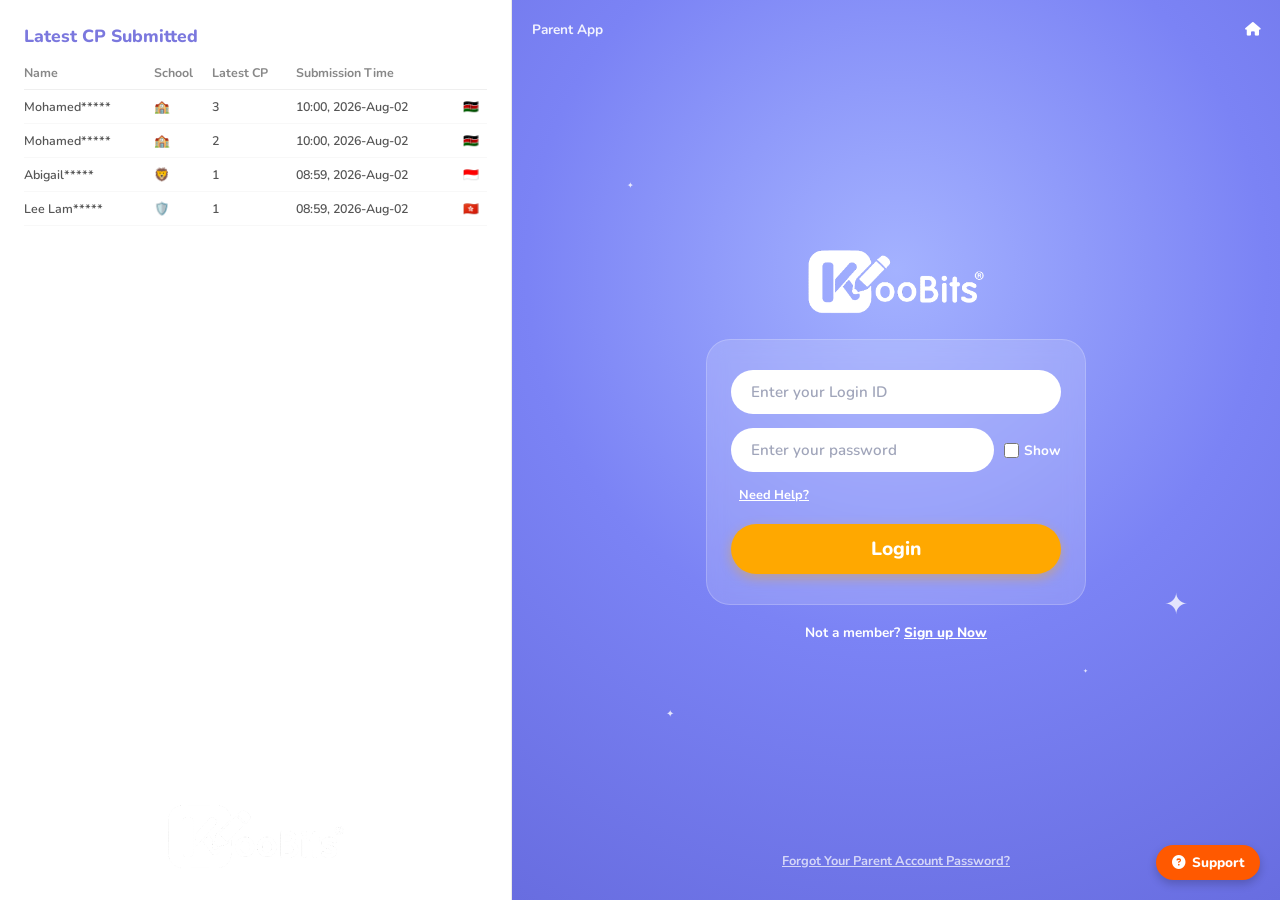
<file: 1/index.html>
<!DOCTYPE html>
<html lang="en">
<head>
  <meta charset="UTF-8">
  <meta name="viewport" content="width=device-width, initial-scale=1.0">
  <title>KooBits Login</title>
  <!-- Google Fonts for typography -->
  <link rel="stylesheet" href="https://fonts.googleapis.com/css2?family=Nunito:wght@400;600;700;800;900&display=swap">
  <!-- FontAwesome Icons -->
  <link rel="stylesheet" href="https://cdnjs.cloudflare.com/ajax/libs/font-awesome/6.4.0/css/all.min.css">

  <style>
    /* ==================== BASE STYLES ==================== */
    * {
      box-sizing: border-box;
      margin: 0;
      padding: 0;
      font-family: 'Nunito', sans-serif;
    }

    body {
      min-height: 100vh;
      display: flex;
      background-color: #ffffff;
      color: #333;
      overflow-x: hidden;
    }

    /* ==================== CONTAINER LAYOUT ==================== */
    .page-wrapper {
      display: flex;
      width: 100vw;
      min-height: 100vh;
    }

    /* Left Panel (Desktop Leaderboard & Illustration) */
    .left-panel {
      width: 40%;
      min-width: 320px;
      background-color: #ffffff;
      padding: 24px;
      display: flex;
      flex-direction: column;
      justify-content: space-between;
      border-right: 1px solid #eaeaea;
    }

    .cp-header {
      color: #7b78de;
      font-weight: 800;
      font-size: 1.1rem;
      margin-bottom: 16px;
    }

    .cp-table {
      width: 100%;
      border-collapse: collapse;
      font-size: 0.78rem;
    }

    .cp-table th {
      text-align: left;
      color: #888;
      font-weight: 700;
      padding-bottom: 8px;
      border-bottom: 1px solid #efefef;
    }

    .cp-table td {
      padding: 8px 0;
      color: #555;
      font-weight: 600;
      border-bottom: 1px solid #f8f8f8;
    }

    .flag-icon {
      width: 16px;
      height: 12px;
      display: inline-block;
      vertical-align: middle;
      border-radius: 2px;
    }

    .illustration-area {
      text-align: center;
      margin-top: auto;
      padding-top: 20px;
    }

    .icon-img {
      width: 180px;
      max-width: 100%;
      height: auto;
    }

    /* Right Panel (Main Login Page) */
    .right-panel {
      flex: 1;
      background: radial-gradient(circle at 50% 30%, #a4b2ff 0%, #7b83f5 50%, #686de0 100%);
      display: flex;
      flex-direction: column;
      align-items: center;
      justify-content: space-between;
      padding: 20px;
      position: relative;
      overflow: hidden;
    }

    /* Top Links */
    .top-nav {
      width: 100%;
      display: flex;
      justify-content: space-between;
      color: rgba(255, 255, 255, 0.9);
      font-size: 0.85rem;
      font-weight: 700;
      z-index: 5;
    }

    .top-nav a {
      color: #ffffff;
      text-decoration: none;
    }

    /* Sparkles / Background Accents */
    .sparkle {
      position: absolute;
      color: rgba(255, 255, 255, 0.8);
      pointer-events: none;
    }

    .sparkle-1 { top: 20%; left: 15%; font-size: 0.5rem; }
    .sparkle-2 { top: 65%; right: 12%; font-size: 1.8rem; }
    .sparkle-3 { bottom: 20%; left: 20%; font-size: 0.6rem; }
    .sparkle-4 { bottom: 25%; right: 25%; font-size: 0.4rem; }

    /* ==================== LOGIN FORM CARD ==================== */
    .login-container {
      width: 100%;
      max-width: 380px;
      display: flex;
      flex-direction: column;
      align-items: center;
      z-index: 5;
      margin: auto 0;
    }

    /* Logo Image Header Styling */
    .brand-logo-img {
      max-width: 180px;
      height: auto;
      margin-bottom: 24px;
    }

    /* Inner Card Wrapper (Desktop Floating Card Style) */
    .login-card {
      background: rgba(255, 255, 255, 0.15);
      backdrop-filter: blur(10px);
      border-radius: 24px;
      padding: 30px 24px;
      width: 100%;
      display: flex;
      flex-direction: column;
      gap: 14px;
      border: 1px solid rgba(255, 255, 255, 0.2);
    }

    .input-group {
      width: 100%;
    }

    .input-field {
      width: 100%;
      padding: 12px 20px;
      border-radius: 25px;
      border: none;
      outline: none;
      font-size: 0.95rem;
      color: #444;
      font-weight: 600;
      background: #ffffff;
    }

    .input-field::placeholder {
      color: #a0a5ba;
    }

    .password-wrapper {
      display: flex;
      align-items: center;
      gap: 10px;
    }

    .password-wrapper .input-field {
      flex: 1;
    }

    .show-password {
      display: flex;
      align-items: center;
      gap: 5px;
      color: #ffffff;
      font-size: 0.85rem;
      font-weight: 700;
      cursor: pointer;
      white-space: nowrap;
    }

    .show-password input {
      cursor: pointer;
      width: 15px;
      height: 15px;
      accent-color: #686de0;
    }

    .need-help {
      align-self: flex-start;
      color: #ffffff;
      font-size: 0.8rem;
      font-weight: 700;
      text-decoration: underline;
      cursor: pointer;
      margin-left: 8px;
    }

    .btn-login {
      width: 100%;
      background: #ffa800;
      color: #ffffff;
      border: none;
      padding: 12px;
      border-radius: 25px;
      font-size: 1.2rem;
      font-weight: 800;
      cursor: pointer;
      box-shadow: 0 4px 12px rgba(255, 168, 0, 0.4);
      transition: background 0.2s, transform 0.1s;
      margin-top: 6px;
    }

    .btn-login:hover {
      background: #ff9900;
      transform: translateY(-1px);
    }

    /* Signup & Footer Links */
    .signup-text {
      color: #ffffff;
      font-size: 0.85rem;
      font-weight: 700;
      margin-top: 18px;
      text-align: center;
    }

    .signup-text a {
      color: #ffffff;
      text-decoration: underline;
      font-weight: 800;
    }

    .footer-link {
      color: rgba(255, 255, 255, 0.7);
      font-size: 0.8rem;
      font-weight: 700;
      text-decoration: underline;
      cursor: pointer;
      margin-bottom: 10px;
      z-index: 5;
    }

    /* Floating Support Button */
    .btn-support {
      position: absolute;
      bottom: 20px;
      right: 20px;
      background: #ff5900;
      color: #ffffff;
      border: none;
      padding: 8px 16px;
      border-radius: 20px;
      font-weight: 800;
      font-size: 0.85rem;
      display: flex;
      align-items: center;
      gap: 6px;
      cursor: pointer;
      box-shadow: 0 4px 10px rgba(0,0,0,0.2);
      z-index: 10;
    }

    /* ==================== RESPONSIVE DESIGN ==================== */
    @media (max-width: 768px) {
      .left-panel {
        display: none;
      }

      .login-card {
        background: transparent;
        backdrop-filter: none;
        border: none;
        padding: 0;
      }

      .btn-support {
        display: none;
      }
    }
  </style>
</head>
<body>

  <div class="page-wrapper">

    <!-- LEFT PANEL: CP SUBMISSIONS & ICON -->
    <aside class="left-panel">
      <div>
        <div class="cp-header">Latest CP Submitted</div>
        <table class="cp-table">
          <thead>
            <tr>
              <th>Name</th>
              <th>School</th>
              <th>Latest CP</th>
              <th>Submission Time</th>
              <th></th>
            </tr>
          </thead>
          <tbody>
            <tr>
              <td>Mohamed*****</td>
              <td>🏫</td>
              <td>3</td>
              <td>10:00, 2026-Aug-02</td>
              <td>🇰🇪</td>
            </tr>
            <tr>
              <td>Mohamed*****</td>
              <td>🏫</td>
              <td>2</td>
              <td>10:00, 2026-Aug-02</td>
              <td>🇰🇪</td>
            </tr>
            <tr>
              <td>Abigail*****</td>
              <td>🦁</td>
              <td>1</td>
              <td>08:59, 2026-Aug-02</td>
              <td>🇮🇩</td>
            </tr>
            <tr>
              <td>Lee Lam*****</td>
              <td>🛡️</td>
              <td>1</td>
              <td>08:59, 2026-Aug-02</td>
              <td>🇭🇰</td>
            </tr>
          </tbody>
        </table>
      </div>

      <div class="illustration-area">
        <img src="icon.png" alt="App Icon" class="icon-img">
      </div>
    </aside>

    <!-- RIGHT PANEL: MAIN LOGIN SCREEN -->
    <main class="right-panel">

      <!-- SPARKLE ACCENTS -->
      <div class="sparkle sparkle-1">✦</div>
      <div class="sparkle sparkle-2">✦</div>
      <div class="sparkle sparkle-3">✦</div>
      <div class="sparkle sparkle-4">✦</div>

      <!-- TOP BAR LINKS -->
      <div class="top-nav">
        <span>Parent App</span>
        <a href="#"><i class="fa-solid fa-house"></i></a>
      </div>

      <!-- FORM CONTAINER -->
      <div class="login-container">

        <!-- LOGO IMAGE HEADER -->
        <img src="icon.png" alt="KooBits Logo" class="brand-logo-img">

        <!-- FORM CARD WITH REDIRECT LOGIC -->
        <form class="login-card" id="loginForm">
          <div class="input-group">
            <input type="text" id="loginId" class="input-field" placeholder="Enter your Login ID" required>
          </div>

          <div class="input-group password-wrapper">
            <input type="password" id="passwordInput" class="input-field" placeholder="Enter your password" required>
            <label class="show-password">
              <input type="checkbox" id="togglePassword"> Show
            </label>
          </div>

          <a href="#" class="need-help">Need Help?</a>

          <button type="submit" class="btn-login">Login</button>
        </form>

        <div class="signup-text">
          Not a member? <a href="#">Sign up Now</a>
        </div>

      </div>

      <!-- FOOTER ACCENT -->
      <a class="footer-link">Forgot Your Parent Account Password?</a>

      <!-- FLOATING SUPPORT BUTTON -->
      <button class="btn-support">
        <i class="fa-solid fa-circle-question"></i> Support
      </button>

    </main>

  </div>

  <!-- JAVASCRIPT FOR TOGGLE PASSWORD & REDIRECT -->
  <script>
    const togglePassword = document.getElementById('togglePassword');
    const passwordInput = document.getElementById('passwordInput');
    const loginForm = document.getElementById('loginForm');

    // Toggle Password Visibility
    togglePassword.addEventListener('change', function() {
      if (this.checked) {
        passwordInput.type = 'text';
      } else {
        passwordInput.type = 'password';
      }
    });

    // Handle Login Submission & Redirect
    loginForm.addEventListener('submit', function(e) {
      e.preventDefault(); // Prevents standard page reload
      
      // Redirect to dashboard.html
      window.location.href = 'dashboard.html';
    });
  </script>

</body>
</html>
</file>
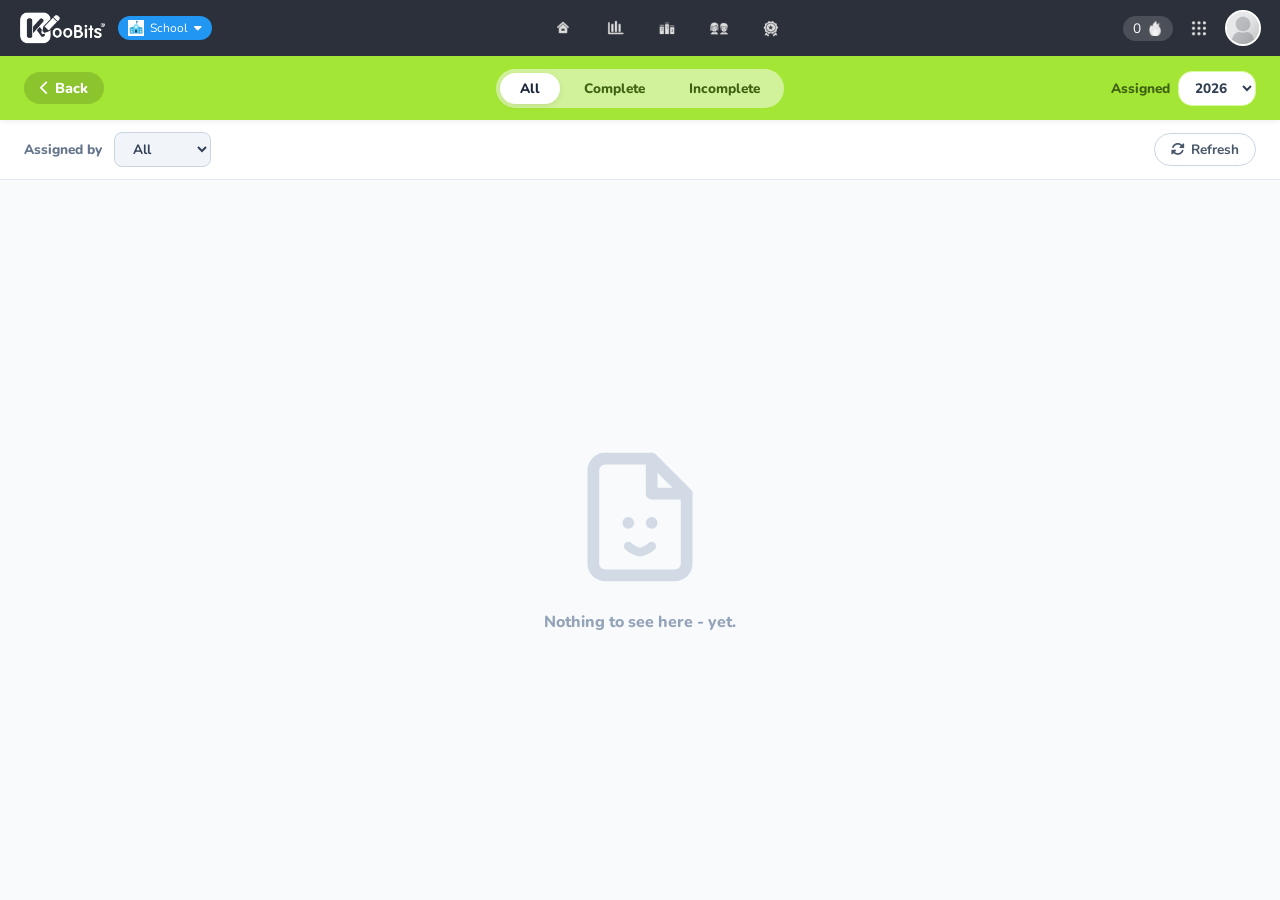
<file: 2/assignment.html>
<!DOCTYPE html>
<html lang="en">
<head>
  <meta charset="UTF-8">
  <meta name="viewport" content="width=device-width, initial-scale=1.0">
  <title>Assignments - KooBits</title>
  <!-- Google Fonts for typography -->
  <link rel="stylesheet" href="https://fonts.googleapis.com/css2?family=Fredoka:wght@400;600;700&family=Nunito:wght@600;800;900&display=swap">
  <!-- FontAwesome Icons for small caret arrows -->
  <link rel="stylesheet" href="https://cdnjs.cloudflare.com/ajax/libs/font-awesome/6.4.0/css/all.min.css">
  <!-- External CSS -->
  <link rel="stylesheet" href="style.css">

  <style>
    /* ==================== SUB-HEADER (ASSIGNMENTS THEME) ==================== */
    .sub-header {
      background: #a3e635; /* Light lime green matching reference */
      height: 64px;
      display: flex;
      align-items: center;
      justify-content: space-between;
      padding: 0 1.5rem;
      color: #ffffff;
      box-shadow: 0 2px 4px rgba(0,0,0,0.06);
      position: relative;
    }

    .btn-back {
      background-color: rgba(0, 0, 0, 0.15);
      color: #ffffff;
      border: none;
      padding: 6px 16px;
      border-radius: 18px;
      font-family: 'Nunito', sans-serif;
      font-weight: 800;
      font-size: 0.9rem;
      cursor: pointer;
      display: flex;
      align-items: center;
      gap: 6px;
      text-decoration: none;
      transition: background-color 0.2s;
      z-index: 2;
    }

    .btn-back:hover {
      background-color: rgba(0, 0, 0, 0.25);
    }

    /* Center Pill Switcher */
    .tab-pill-container {
      background: rgba(255, 255, 255, 0.5);
      border-radius: 20px;
      padding: 4px;
      display: flex;
      align-items: center;
      position: absolute;
      left: 50%;
      transform: translateX(-50%);
      gap: 4px;
    }

    .tab-btn {
      background: transparent;
      border: none;
      padding: 6px 20px;
      border-radius: 16px;
      font-family: 'Nunito', sans-serif;
      font-size: 0.85rem;
      font-weight: 800;
      color: #3f6212;
      cursor: pointer;
      transition: background 0.2s, color 0.2s;
    }

    .tab-btn.active {
      background: #ffffff;
      color: #1e293b;
      box-shadow: 0 2px 6px rgba(0,0,0,0.08);
    }

    /* Right Assigned Year Selector */
    .header-right-group {
      display: flex;
      align-items: center;
      gap: 8px;
      font-size: 0.85rem;
      font-weight: 800;
      color: #3f6212;
      z-index: 2;
    }

    .year-select {
      background: #ffffff;
      border: 1px solid #d9f99d;
      border-radius: 14px;
      padding: 6px 12px;
      font-family: 'Nunito', sans-serif;
      font-weight: 800;
      font-size: 0.85rem;
      color: #334155;
      outline: none;
      cursor: pointer;
    }

    /* ==================== FILTER BAR ==================== */
    .filter-bar {
      background: #ffffff;
      border-bottom: 1px solid #e2e8f0;
      padding: 12px 24px;
      display: flex;
      align-items: center;
      justify-content: flex-start;
      gap: 12px;
    }

    .filter-label {
      font-size: 0.85rem;
      font-weight: 800;
      color: #64748b;
    }

    .assigned-select {
      background: #f1f5f9;
      border: 1px solid #cbd5e1;
      border-radius: 8px;
      padding: 6px 14px;
      font-family: 'Nunito', sans-serif;
      font-weight: 700;
      font-size: 0.85rem;
      color: #334155;
      outline: none;
      cursor: pointer;
    }

    .btn-refresh {
      margin-left: auto;
      background: #ffffff;
      border: 1px solid #cbd5e1;
      border-radius: 20px;
      padding: 6px 16px;
      font-family: 'Nunito', sans-serif;
      font-weight: 700;
      font-size: 0.85rem;
      color: #475569;
      cursor: pointer;
      display: flex;
      align-items: center;
      gap: 6px;
      transition: background 0.2s;
    }

    .btn-refresh:hover {
      background: #f8fafc;
    }

    /* ==================== CONTENT AREA ==================== */
    .main-container {
      flex: 1;
      display: flex;
      flex-direction: column;
      align-items: center;
      justify-content: center;
      padding: 40px 16px;
      gap: 16px;
    }

    .empty-state-graphic {
      width: 140px;
      height: auto;
      opacity: 0.85;
      margin-bottom: 8px;
    }

    .empty-text {
      font-size: 1rem;
      font-weight: 800;
      color: #94a3b8;
    }

    @media (max-width: 768px) {
      .sub-header {
        flex-direction: column;
        height: auto;
        padding: 12px;
        gap: 10px;
      }
      .tab-pill-container {
        position: static;
        transform: none;
      }
      .header-right-group {
        width: 100%;
        justify-content: flex-end;
      }
    }
  </style>
</head>
<body>

  <!-- TOP NAVBAR -->
  <header class="navbar">
    <div class="nav-left">
      <div class="logo" onclick="window.location.href='dashboard.html'">
        <img src="icon.png" alt="KooBits Icon" class="logo-img">
      </div>
      <div class="badge-school">
        <img src="school.png" alt="School" class="nav-png-icon" style="width:16px; height:16px;">
        School <i class="fa-solid fa-caret-down"></i>
      </div>
    </div>

    <nav class="nav-center">
      <a href="dashboard.html" class="nav-icon-link" title="Home">
        <img src="home.png" alt="Home" class="nav-png-icon">
      </a>
      <a href="#" class="nav-icon-link" title="Report">
        <img src="report.png" alt="Report" class="nav-png-icon">
      </a>
      <a href="#" class="nav-icon-link" title="Leaderboard">
        <img src="leaderboard.png" alt="Leaderboard" class="nav-png-icon">
      </a>
      <a href="#" class="nav-icon-link" title="Friends">
        <img src="friends.png" alt="Friends" class="nav-png-icon">
      </a>
      <a href="#" class="nav-icon-link" title="Awards">
        <img src="awards.png" alt="Awards" class="nav-png-icon">
      </a>
    </nav>

    <div class="nav-right">
      <div class="streak-pill">
        <span>0</span> 
        <img src="streak.gif" alt="Streak" class="nav-gif-icon" style="width:16px; height:16px;">
      </div>
      <div class="nav-icon-link" title="Menu" onclick="toggleMenuModal()">
        <img src="menu.png" alt="Menu" class="nav-png-icon">
      </div>
      <div class="user-avatar-mini" onclick="window.location.href='dashboard.html'">
        <img src="user.png" alt="User Avatar" style="width:100%; height:100%; object-fit:cover;">
      </div>
    </div>
  </header>

  <!-- SUB-HEADER BAR -->
  <div class="sub-header">
    <a href="dashboard.html" class="btn-back">
      <i class="fa-solid fa-chevron-left"></i> Back
    </a>
    
    <div class="tab-pill-container">
      <button class="tab-btn active" id="tabAll" onclick="switchTab('all')">All</button>
      <button class="tab-btn" id="tabComplete" onclick="switchTab('complete')">Complete</button>
      <button class="tab-btn" id="tabIncomplete" onclick="switchTab('incomplete')">Incomplete</button>
    </div>

    <div class="header-right-group">
      <span>Assigned</span>
      <select class="year-select">
        <option>2026</option>
        <option>2025</option>
      </select>
    </div>
  </div>

  <!-- SECONDARY FILTER BAR -->
  <div class="filter-bar">
    <span class="filter-label">Assigned by</span>
    <select class="assigned-select">
      <option>All</option>
      <option>Teacher</option>
      <option>Parent</option>
    </select>

    <button class="btn-refresh" onclick="refreshAssignments()">
      <i class="fa-solid fa-rotate"></i> Refresh
    </button>
  </div>

  <!-- MAIN CONTAINER -->
  <main class="main-container">
    <svg class="empty-state-graphic" viewBox="0 0 24 24" fill="none" xmlns="http://www.w3.org/2000/svg">
      <path d="M14 2H6C4.89543 2 4 2.89543 4 4V20C4 21.1046 4.89543 22 6 22H18C19.1046 22 20 21.1046 20 20V8L14 2Z" stroke="#cbd5e1" stroke-width="2" stroke-linecap="round" stroke-linejoin="round"/>
      <path d="M14 2V8H20" stroke="#cbd5e1" stroke-width="2" stroke-linecap="round" stroke-linejoin="round"/>
      <circle cx="10" cy="13" r="1" fill="#cbd5e1"/>
      <circle cx="14" cy="13" r="1" fill="#cbd5e1"/>
      <path d="M10 17C10.5 17.5 11.5 18 12 18C12.5 18 13.5 17.5 14 17" stroke="#cbd5e1" stroke-width="1.5" stroke-linecap="round"/>
    </svg>
    <div class="empty-text">Nothing to see here - yet.</div>
  </main>

  <!-- ================= MENU OVERLAY MODAL ================= -->
  <div id="menuModal" class="menu-modal-overlay">
    <header class="navbar">
      <div class="nav-left">
        <div class="logo" onclick="toggleMenuModal(); window.location.href='dashboard.html';">
          <img src="icon.png" alt="KooBits Icon" class="logo-img">
        </div>
        <div class="badge-school">
          <img src="school.png" alt="School" class="nav-png-icon" style="width:16px; height:16px;">
          School <i class="fa-solid fa-caret-down"></i>
        </div>
      </div>

      <nav class="nav-center">
        <a href="dashboard.html" class="nav-icon-link" title="Home">
          <img src="home.png" alt="Home" class="nav-png-icon">
        </a>
        <a href="#" class="nav-icon-link" title="Report">
          <img src="report.png" alt="Report" class="nav-png-icon">
        </a>
        <a href="leaderboard.html" class="nav-icon-link" title="Leaderboard">
          <img src="leaderboard.png" alt="Leaderboard" class="nav-png-icon">
        </a>
        <a href="friends.html" class="nav-icon-link" title="Friends">
          <img src="friends.png" alt="Friends" class="nav-png-icon">
        </a>
        <a href="awards.html" class="nav-icon-link" title="Awards">
          <img src="awards.png" alt="Awards" class="nav-png-icon">
        </a>
      </nav>

      <div class="nav-right">
        <div class="streak-pill">
          <span>0</span> 
          <img src="streak.gif" alt="Streak" class="nav-gif-icon" style="width:16px; height:16px;">
        </div>
        <div class="nav-icon-link" title="Menu" onclick="toggleMenuModal()">
          <img src="menu.png" alt="Menu" class="nav-png-icon">
        </div>
        <div class="user-avatar-mini" onclick="toggleMenuModal(); window.location.href='dashboard.html';">
          <img src="user.png" alt="User Avatar" style="width:100%; height:100%; object-fit:cover;">
        </div>
      </div>
    </header>

    <div class="menu-grid-content">
      <div class="menu-item" onclick="window.location.href='multiplayer.html'">
        <div class="menu-item-icon-wrap"><img src="multiplayer.png"></div>
        <span>Peer Challenge</span>
      </div>
      <div class="menu-item" onclick="window.location.href='daily-challenge.html'">
        <div class="menu-item-icon-wrap"><img src="mission.png"></div>
        <span>Daily Challenge</span>
      </div>
      <div class="menu-item" onclick="window.location.href='events.html'">
        <div class="menu-item-icon-wrap"><img src="events.png"></div>
        <span>Sunday Mini</span>
      </div>
      <div class="menu-item" onclick="window.location.href='assignment.html'">
        <div class="menu-item-icon-wrap"><img src="assignment.png"></div>
        <span>Assignment</span>
      </div>
      <div class="menu-item" onclick="window.location.href='brain-games.html'">
        <div class="menu-item-icon-wrap"><img src="brain-games.svg"></div>
        <span>Brain Games</span>
      </div>
      <div class="menu-item" onclick="window.location.href='storymath.html'">
        <div class="menu-item-icon-wrap"><img src="story.svg"></div>
        <span>StoryMath</span>
      </div>
      <div class="menu-item" onclick="window.location.href='mission.html'">
        <div class="menu-item-icon-wrap"><img src="mission.png"></div>
        <span>Mission</span>
      </div>
      <div class="menu-item" onclick="logoutUser()">
        <div class="menu-item-icon-wrap"><i class="fa-solid fa-right-from-bracket" style="font-size: 24px; color: #ffffff;"></i></div>
        <span>Logout</span>
      </div>
    </div>
  </div>

  <script>
    function switchTab(tabName) {
      document.getElementById('tabAll').classList.remove('active');
      document.getElementById('tabComplete').classList.remove('active');
      document.getElementById('tabIncomplete').classList.remove('active');

      if(tabName === 'all') document.getElementById('tabAll').classList.add('active');
      if(tabName === 'complete') document.getElementById('tabComplete').classList.add('active');
      if(tabName === 'incomplete') document.getElementById('tabIncomplete').classList.add('active');
    }

    function refreshAssignments() {
      alert('Refreshing assignments list...');
    }

    function toggleMenuModal() {
      const modal = document.getElementById('menuModal');
      if (modal.classList.contains('active')) {
        modal.classList.remove('active');
        setTimeout(() => {
          modal.style.display = 'none';
        }, 300);
      } else {
        modal.style.display = 'flex';
        setTimeout(() => {
          modal.classList.add('active');
        }, 10);
      }
    }

    function logoutUser() {
      window.location.href = 'index.html';
    }
  </script>

</body>
</html>
</file>
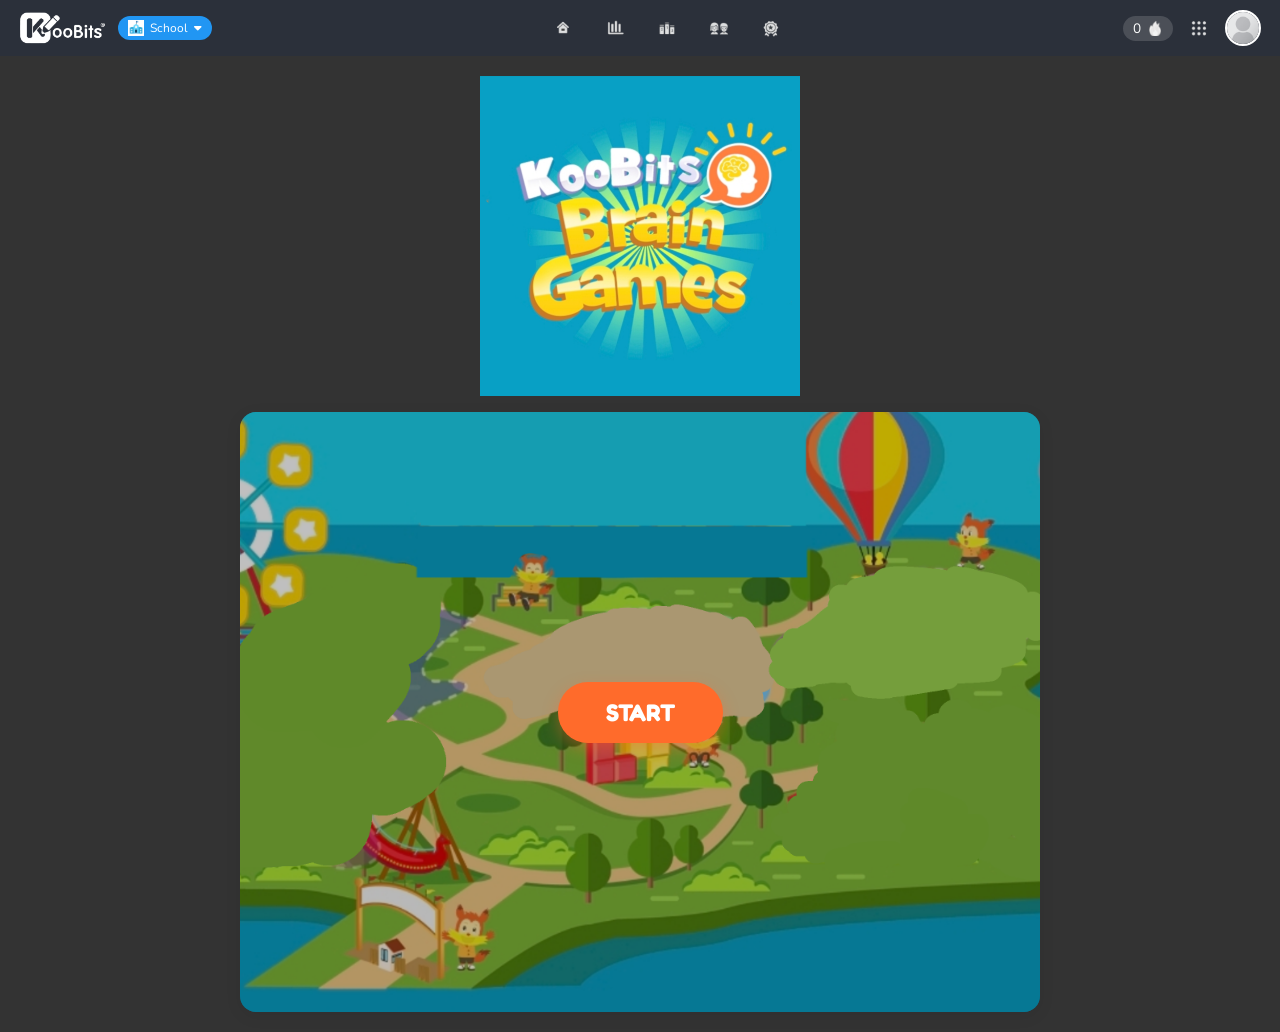
<file: 2/kooisland.html>
<!DOCTYPE html>
<html lang="en">
<head>
  <meta charset="UTF-8">
  <meta name="viewport" content="width=device-width, initial-scale=1.0">
  <title>KooBits Brain Games</title>
  
  <!-- Google Fonts -->
  <link rel="stylesheet" href="https://fonts.googleapis.com/css2?family=Fredoka:wght@600;700&family=Nunito:wght@700;800;900&display=swap">
  
  <!-- FontAwesome for Top Nav Icons -->
  <link rel="stylesheet" href="https://cdnjs.cloudflare.com/ajax/libs/font-awesome/6.4.0/css/all.min.css">

  <!-- External CSS -->
  <link rel="stylesheet" href="style.css">

  <style>
    body {
      background-color: #333333 !important;
    }

    /* Embedded Game View Styles */
    #gameEmbedContainer {
      display: none;
      position: absolute;
      top: 0;
      left: 0;
      width: 100%;
      height: 100%;
      background: #000000;
      z-index: 10;
      flex-direction: column;
    }

    .game-embed-header {
      background: #2b303a;
      padding: 10px 16px;
      display: flex;
      align-items: center;
      justify-content: space-between;
      color: #ffffff;
      font-family: 'Fredoka', cursive;
    }

    .btn-close-game {
      background: #ff6b2b;
      color: #ffffff;
      border: none;
      padding: 6px 16px;
      border-radius: 16px;
      font-family: 'Fredoka', cursive;
      font-weight: 600;
      cursor: pointer;
    }

    #gameIframe {
      flex: 1;
      width: 100%;
      border: none;
    }

    /* Circular Category Image Buttons with Bottom Text */
    .cat-circle {
      position: absolute;
      width: 18%;
      aspect-ratio: 1 / 1;
      border-radius: 50%;
      display: flex;
      flex-direction: column;
      align-items: center;
      justify-content: center;
      cursor: pointer;
      transition: transform 0.15s;
      background: transparent;
      box-shadow: none;
      padding: 0;
    }

    .cat-circle:hover {
      transform: scale(1.08);
    }

    .cat-img {
      width: 100%;
      height: 100%;
      border-radius: 50%;
      object-fit: cover;
      box-shadow: 0 4px 10px rgba(0,0,0,0.3);
      border: 3px solid #ffffff;
    }

    .cat-label {
      position: absolute;
      bottom: -22px;
      font-family: 'Fredoka', cursive;
      font-size: 0.85rem;
      font-weight: 600;
      color: #ffffff;
      text-shadow: 0 2px 4px rgba(0,0,0,0.8);
      white-space: nowrap;
      background: rgba(0, 0, 0, 0.6);
      padding: 2px 8px;
      border-radius: 10px;
    }
  </style>
</head>
<body class="kooisland-page">

  <!-- TOP NAVBAR -->
  <header class="navbar">
    <div class="nav-left">
      <div class="logo" onclick="goToDashboard()">
        <img src="icon.png" alt="koobits icon" class="logo-img">
      </div>
      <div class="badge-school">
        <img src="school.png" alt="school" class="nav-png-icon" style="width:16px; height:16px;">
        School <i class="fa-solid fa-caret-down"></i>
      </div>
    </div>

    <nav class="nav-center">
      <a href="dashboard.html" class="nav-icon-link" title="Home">
        <img src="home.png" alt="home" class="nav-png-icon">
      </a>
      <a href="#" class="nav-icon-link" title="Report">
        <img src="report.png" alt="report" class="nav-png-icon">
      </a>
      <a href="#" class="nav-icon-link" title="Leaderboard">
        <img src="leaderboard.png" alt="leaderboard" class="nav-png-icon">
      </a>
      <a href="#" class="nav-icon-link" title="Friends">
        <img src="friends.png" alt="friends" class="nav-png-icon">
      </a>
      <a href="#" class="nav-icon-link" title="Awards">
        <img src="awards.png" alt="awards" class="nav-png-icon">
      </a>
    </nav>

    <div class="nav-right">
      <div class="streak-pill">
        <span>0</span> 
        <img src="streak.gif" alt="streak" class="nav-gif-icon" style="width:16px; height:16px;">
      </div>
      <div class="nav-icon-link" title="Menu" onclick="toggleMenuModal()">
        <img src="menu.png" alt="menu" class="nav-png-icon">
      </div>
      <div class="user-avatar-mini" onclick="goToDashboard()">
        <img src="user.png" alt="user avatar" style="width:100%; height:100%; object-fit:cover;">
      </div>
    </div>
  </header>

  <!-- ==================== MAIN CONTENT AREA ==================== -->
  <main class="main-content">
    
    <!-- Top Centered Logo -->
    <div class="top-logo-container">
      <img src="brain-games.png" alt="koobits brain games" class="top-logo">
    </div>

    <!-- Island Map Wrapper -->
    <div class="island-wrapper">
      <img src="map.png" alt="koobits island map" class="island-bg">

      <!-- VIEW 1: START BUTTON -->
      <div id="startOverlay">
        <button class="btn-start" onclick="showGamesSelection()">START</button>
      </div>

      <!-- VIEW 2: CATEGORY CIRCLES -->
      <div id="selectionOverlay" style="display: none;">
        <div class="cat-circle pos-memory" onclick="launchGame('https://eaglercraft1-8.github.io/')">
          <img src="eaglercraft.png" alt="Eaglercraft" class="cat-img">
          <span class="cat-label">Eaglercraft</span>
        </div>
        <div class="cat-circle pos-flexibility" onclick="launchGame('https://bloxd.io')">
          <img src="bloxd.png" alt="Bloxd.io" class="cat-img">
          <span class="cat-label">Bloxd.io</span>
        </div>
        <div class="cat-circle pos-speed" onclick="launchGame('https://infinite-craft.net/')">
          <img src="infinite-craft.png" alt="Infinite Craft" class="cat-img">
          <span class="cat-label">Infinite Craft</span>
        </div>
        <div class="cat-circle pos-adventure" onclick="launchGame('https://1games.io/')">
          <img src="1games.png" alt="1Games" class="cat-img">
          <span class="cat-label">1Games</span>
        </div>
        <div class="cat-circle pos-attention" onclick="launchGame('https://geometrydash.com/')">
          <img src="geometry-dash.png" alt="Geometry Dash" class="cat-img">
          <span class="cat-label">Geometry Dash</span>
        </div>
        <div class="cat-circle pos-problemsolving" onclick="openCustomGame()">
          <img src="custom.png" alt="Custom Game" class="cat-img" onerror="this.src='error.png'">
          <span class="cat-label">Custom</span>
        </div>
      </div>

      <!-- EMBEDDED GAME VIEW CONTAINER -->
      <div id="gameEmbedContainer">
        <div class="game-embed-header">
          <span id="gameEmbedTitle">Game</span>
          <button class="btn-close-game" onclick="closeGameEmbed()">Exit Game</button>
        </div>
        <iframe id="gameIframe" src=""></iframe>
      </div>
    </div>

  </main>

  <!-- ================= MENU OVERLAY MODAL (UNIVERSAL BAR) ================= -->
  <div id="menuModal" class="menu-modal-overlay">
    <header class="navbar">
      <div class="nav-left">
        <div class="logo" onclick="toggleMenuModal(); goToDashboard();">
          <img src="icon.png" alt="KooBits Icon" class="logo-img">
        </div>
        <div class="badge-school">
          <img src="school.png" alt="School" class="nav-png-icon" style="width:16px; height:16px;">
          School <i class="fa-solid fa-caret-down"></i>
        </div>
      </div>

      <nav class="nav-center">
        <a href="dashboard.html" class="nav-icon-link" title="Home">
          <img src="home.png" alt="Home" class="nav-png-icon">
        </a>
        <a href="#" class="nav-icon-link" title="Report">
          <img src="report.png" alt="Report" class="nav-png-icon">
        </a>
        <a href="#" class="nav-icon-link" title="Leaderboard">
          <img src="leaderboard.png" alt="Leaderboard" class="nav-png-icon">
        </a>
        <a href="#" class="nav-icon-link" title="Friends">
          <img src="friends.png" alt="Friends" class="nav-png-icon">
        </a>
        <a href="#" class="nav-icon-link" title="Awards">
          <img src="awards.png" alt="Awards" class="nav-png-icon">
        </a>
      </nav>

      <div class="nav-right">
        <div class="streak-pill">
          <span>0</span> 
          <img src="streak.gif" alt="Streak" class="nav-gif-icon" style="width:16px; height:16px;">
        </div>
        <div class="nav-icon-link" title="Menu" onclick="toggleMenuModal()">
          <img src="menu.png" alt="Menu" class="nav-png-icon">
        </div>
        <div class="user-avatar-mini" onclick="toggleMenuModal(); goToDashboard();">
          <img src="user.png" alt="User Avatar" style="width:100%; height:100%; object-fit:cover;">
        </div>
      </div>
    </header>

    <div class="menu-grid-content">
      <div class="menu-item" onclick="window.location.href='multiplayer.html'">
        <div class="menu-item-icon-wrap"><img src="multiplayer.png"></div>
        <span>Peer Challenge</span>
      </div>
      <div class="menu-item" onclick="window.location.href='daily-challenge.html'">
        <div class="menu-item-icon-wrap"><img src="mission.png"></div>
        <span>Daily Challenge</span>
      </div>
      <div class="menu-item" onclick="window.location.href='events.html'">
        <div class="menu-item-icon-wrap"><img src="events.png"></div>
        <span>Sunday Mini</span>
      </div>
      <div class="menu-item" onclick="window.location.href='assignment.html'">
        <div class="menu-item-icon-wrap"><img src="assignment.png"></div>
        <span>Assignment</span>
      </div>
      <div class="menu-item" onclick="window.location.href='brain-games.html'">
        <div class="menu-item-icon-wrap"><img src="brain-games.svg"></div>
        <span>Brain Games</span>
      </div>
      <div class="menu-item" onclick="window.location.href='storymath.html'">
        <div class="menu-item-icon-wrap"><img src="story.svg"></div>
        <span>StoryMath</span>
      </div>
      <div class="menu-item" onclick="window.location.href='mission.html'">
        <div class="menu-item-icon-wrap"><img src="mission.png"></div>
        <span>Mission</span>
      </div>
      <div class="menu-item" onclick="logoutUser()">
        <div class="menu-item-icon-wrap"><i class="fa-solid fa-right-from-bracket" style="font-size: 24px; color: #ffffff;"></i></div>
        <span>Logout</span>
      </div>
    </div>
  </div>

  <!-- AUDIO ELEMENT -->
  <audio id="startAudio" src="kooisland.mp3" preload="auto"></audio>

  <script>
    const audio = document.getElementById('startAudio');
    const startOverlay = document.getElementById('startOverlay');
    const selectionOverlay = document.getElementById('selectionOverlay');
    const gameEmbedContainer = document.getElementById('gameEmbedContainer');
    const gameIframe = document.getElementById('gameIframe');

    function showGamesSelection() {
      audio.play().catch(err => console.log("Audio play prevented:", err));

      setTimeout(() => {
        startOverlay.style.display = 'none';
        selectionOverlay.style.display = 'block';
      }, 250);
    }

    function launchGame(gameUrl) {
      audio.pause();
      audio.currentTime = 0;
      gameIframe.src = gameUrl;
      gameEmbedContainer.style.display = 'flex';
    }

    function closeGameEmbed() {
      gameIframe.src = '';
      gameEmbedContainer.style.display = 'none';
      audio.play().catch(err => console.log("Audio play prevented:", err));
    }

    function openCustomGame() {
      const customUrl = prompt("Enter custom game URL (e.g., https://example.com):");
      if (customUrl) {
        let formattedUrl = customUrl.trim();
        if (!formattedUrl.startsWith('http://') && !formattedUrl.startsWith('https://')) {
          formattedUrl = 'https://' + formattedUrl;
        }
        launchGame(formattedUrl);
      }
    }

    function goToDashboard() {
      window.location.href = 'dashboard.html';
    }

    function toggleMenuModal() {
      const modal = document.getElementById('menuModal');
      if (modal.classList.contains('active')) {
        modal.classList.remove('active');
        setTimeout(() => {
          modal.style.display = 'none';
        }, 300);
      } else {
        modal.style.display = 'flex';
        setTimeout(() => {
          modal.classList.add('active');
        }, 10);
      }
    }

    function logoutUser() {
      window.location.href = 'index.html';
    }
  </script>

</body>
</html>
</file>
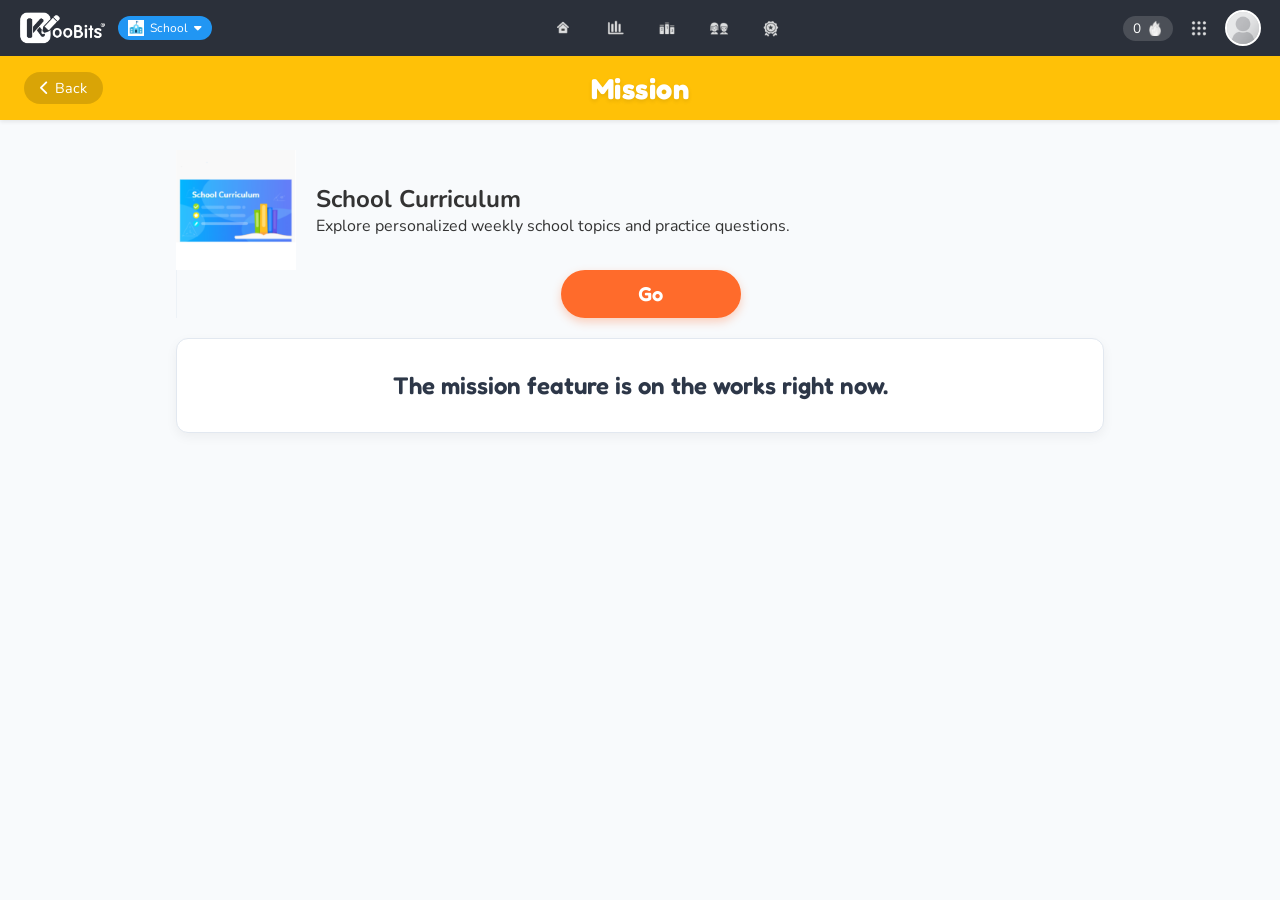
<file: 2/mission.html>
<!DOCTYPE html>
<html lang="en">
<head>
  <meta charset="UTF-8">
  <meta name="viewport" content="width=device-width, initial-scale=1.0">
  <title>Mission - KooBits</title>
  <!-- Google Fonts for typography -->
  <link rel="stylesheet" href="https://fonts.googleapis.com/css2?family=Fredoka:wght@400;600;700&family=Nunito:wght@600;800;900&display=swap">
  <!-- FontAwesome Icons for small caret arrows -->
  <link rel="stylesheet" href="https://cdnjs.cloudflare.com/ajax/libs/font-awesome/6.4.0/css/all.min.css">
  <!-- External CSS -->
  <link rel="stylesheet" href="style.css">
</head>
<body>

  <!-- TOP NAVBAR -->
  <header class="navbar">
    <div class="nav-left">
      <div class="logo" onclick="window.location.href='dashboard.html'">
        <img src="icon.png" alt="KooBits Icon" class="logo-img">
      </div>
      <div class="badge-school">
        <img src="school.png" alt="School" class="nav-png-icon" style="width:16px; height:16px;">
        School <i class="fa-solid fa-caret-down"></i>
      </div>
    </div>

    <nav class="nav-center">
      <a href="dashboard.html" class="nav-icon-link" title="Home">
        <img src="home.png" alt="Home" class="nav-png-icon">
      </a>
      <a href="#" class="nav-icon-link" title="Report">
        <img src="report.png" alt="Report" class="nav-png-icon">
      </a>
      <a href="#" class="nav-icon-link" title="Leaderboard">
        <img src="leaderboard.png" alt="Leaderboard" class="nav-png-icon">
      </a>
      <a href="#" class="nav-icon-link" title="Friends">
        <img src="friends.png" alt="Friends" class="nav-png-icon">
      </a>
      <a href="#" class="nav-icon-link" title="Awards">
        <img src="awards.png" alt="Awards" class="nav-png-icon">
      </a>
    </nav>

    <div class="nav-right">
      <div class="streak-pill">
        <span>0</span> 
        <img src="streak.gif" alt="Streak" class="nav-gif-icon" style="width:16px; height:16px;">
      </div>
      <div class="nav-icon-link" title="Menu" onclick="toggleMenuModal()">
        <img src="menu.png" alt="Menu" class="nav-png-icon">
      </div>
      <div class="user-avatar-mini" onclick="window.location.href='dashboard.html'">
        <img src="user.png" alt="User Avatar" style="width:100%; height:100%; object-fit:cover;">
      </div>
    </div>
  </header>

  <!-- SUB-HEADER BAR -->
  <div class="sub-header">
    <a href="dashboard.html" class="btn-back">
      <i class="fa-solid fa-chevron-left"></i> Back
    </a>
    
    <div class="header-title-container">
      <h1 class="header-title">Mission</h1>
    </div>

    <div style="width: 70px;"></div>
  </div>

  <!-- MAIN CONTAINER -->
  <main class="main-container">

    <!-- MISSION ITEM CARD -->
    <div class="game-card">
      <div class="card-left">
        <img src="curriculum.png" alt="School Curriculum" class="game-thumbnail">
        <div class="game-details">
          <h2 class="game-title">School Curriculum</h2>
          <div class="hours-info">
            <span>Explore personalized weekly school topics and practice questions.</span>
          </div>
        </div>
      </div>

      <div class="card-right">
        <button class="btn-play" onclick="playMission()">Go</button>
      </div>
    </div>

    <!-- WORKS IN PROGRESS MESSAGE CARD -->
    <div class="message-card">
      <p class="message-text">The mission feature is on the works right now.</p>
    </div>

  </main>

  <!-- ================= MENU OVERLAY MODAL ================= -->
  <div id="menuModal" class="menu-modal-overlay">
    <header class="navbar">
      <div class="nav-left">
        <div class="logo" onclick="toggleMenuModal(); window.location.href='dashboard.html';">
          <img src="icon.png" alt="KooBits Icon" class="logo-img">
        </div>
        <div class="badge-school">
          <img src="school.png" alt="School" class="nav-png-icon" style="width:16px; height:16px;">
          School <i class="fa-solid fa-caret-down"></i>
        </div>
      </div>

      <nav class="nav-center">
        <a href="dashboard.html" class="nav-icon-link" title="Home">
          <img src="home.png" alt="Home" class="nav-png-icon">
        </a>
        <a href="#" class="nav-icon-link" title="Report">
          <img src="report.png" alt="Report" class="nav-png-icon">
        </a>
        <a href="#" class="nav-icon-link" title="Leaderboard">
          <img src="leaderboard.png" alt="Leaderboard" class="nav-png-icon">
        </a>
        <a href="#" class="nav-icon-link" title="Friends">
          <img src="friends.png" alt="Friends" class="nav-png-icon">
        </a>
        <a href="#" class="nav-icon-link" title="Awards">
          <img src="awards.png" alt="Awards" class="nav-png-icon">
        </a>
      </nav>

      <div class="nav-right">
        <div class="streak-pill">
          <span>0</span> 
          <img src="streak.gif" alt="Streak" class="nav-gif-icon" style="width:16px; height:16px;">
        </div>
        <div class="nav-icon-link" title="Menu" onclick="toggleMenuModal()">
          <img src="menu.png" alt="Menu" class="nav-png-icon">
        </div>
        <div class="user-avatar-mini" onclick="toggleMenuModal(); window.location.href='dashboard.html';">
          <img src="user.png" alt="User Avatar" style="width:100%; height:100%; object-fit:cover;">
        </div>
      </div>
    </header>

    <div class="menu-grid-content">
      <div class="menu-item" onclick="window.location.href='multiplayer.html'">
        <div class="menu-item-icon-wrap"><img src="multiplayer.png"></div>
        <span>Peer Challenge</span>
      </div>
      <div class="menu-item" onclick="window.location.href='daily-challenge.html'">
        <div class="menu-item-icon-wrap"><img src="mission.png"></div>
        <span>Daily Challenge</span>
      </div>
      <div class="menu-item" onclick="window.location.href='events.html'">
        <div class="menu-item-icon-wrap"><img src="events.png"></div>
        <span>Sunday Mini</span>
      </div>
      <div class="menu-item" onclick="window.location.href='assignment.html'">
        <div class="menu-item-icon-wrap"><img src="assignment.png"></div>
        <span>Assignment</span>
      </div>
      <div class="menu-item" onclick="window.location.href='brain-games.html'">
        <div class="menu-item-icon-wrap"><img src="brain-games.svg"></div>
        <span>Brain Games</span>
      </div>
      <div class="menu-item" onclick="window.location.href='storymath.html'">
        <div class="menu-item-icon-wrap"><img src="story.svg"></div>
        <span>StoryMath</span>
      </div>
      <div class="menu-item" onclick="window.location.href='mission.html'">
        <div class="menu-item-icon-wrap"><img src="mission.png"></div>
        <span>Mission</span>
      </div>
      <div class="menu-item" onclick="logoutUser()">
        <div class="menu-item-icon-wrap"><i class="fa-solid fa-right-from-bracket" style="font-size: 24px; color: #ffffff;"></i></div>
        <span>Logout</span>
      </div>
    </div>
  </div>

  <script>
    function playMission() {
      alert('Mission activities are currently under development.');
    }

    function toggleMenuModal() {
      const modal = document.getElementById('menuModal');
      if (modal.classList.contains('active')) {
        modal.classList.remove('active');
        setTimeout(() => {
          modal.style.display = 'none';
        }, 300);
      } else {
        modal.style.display = 'flex';
        setTimeout(() => {
          modal.classList.add('active');
        }, 10);
      }
    }

    function logoutUser() {
      window.location.href = 'index.html';
    }
  </script>

</body>
</html>
</file>
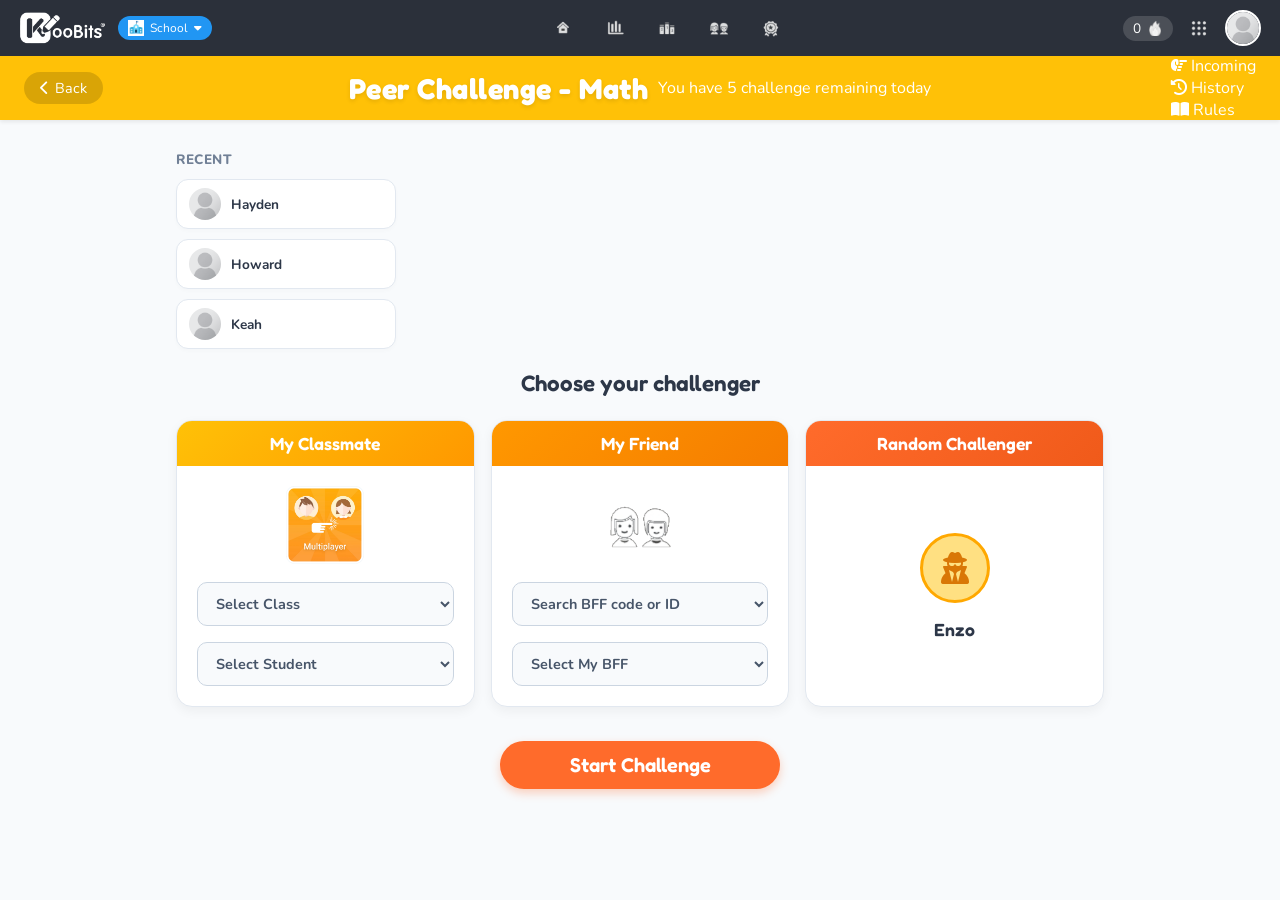
<file: 2/multiplayer.html>
<!DOCTYPE html>
<html lang="en">
<head>
  <meta charset="UTF-8">
  <meta name="viewport" content="width=device-width, initial-scale=1.0">
  <title>Peer Challenge - Math - KooBits</title>
  <!-- Google Fonts for typography -->
  <link rel="stylesheet" href="https://fonts.googleapis.com/css2?family=Fredoka:wght@400;600;700&family=Nunito:wght@600;800;900&display=swap">
  <!-- FontAwesome Icons for small caret arrows -->
  <link rel="stylesheet" href="https://cdnjs.cloudflare.com/ajax/libs/font-awesome/6.4.0/css/all.min.css">
  <!-- External CSS -->
  <link rel="stylesheet" href="style.css">
</head>
<body>

  <!-- TOP NAVBAR -->
  <header class="navbar">
    <div class="nav-left">
      <div class="logo" onclick="window.location.href='index.html'">
        <img src="icon.png" alt="KooBits Icon" class="logo-img">
      </div>
      <div class="badge-school">
        <img src="school.png" alt="School" class="nav-png-icon" style="width:16px; height:16px;">
        School <i class="fa-solid fa-caret-down"></i>
      </div>
    </div>

    <nav class="nav-center">
      <a href="index.html" class="nav-icon-link" title="Home">
        <img src="home.png" alt="Home" class="nav-png-icon">
      </a>
      <a href="#" class="nav-icon-link" title="Report">
        <img src="report.png" alt="Report" class="nav-png-icon">
      </a>
      <a href="#" class="nav-icon-link" title="Leaderboard">
        <img src="leaderboard.png" alt="Leaderboard" class="nav-png-icon">
      </a>
      <a href="#" class="nav-icon-link" title="Friends">
        <img src="friends.png" alt="Friends" class="nav-png-icon">
      </a>
      <a href="#" class="nav-icon-link" title="Awards">
        <img src="awards.png" alt="Awards" class="nav-png-icon">
      </a>
    </nav>

    <div class="nav-right">
      <div class="streak-pill">
        <span>0</span> 
        <img src="streak.gif" alt="Streak" class="nav-gif-icon" style="width:16px; height:16px;">
      </div>
      <div class="nav-icon-link" title="Menu" onclick="toggleMenuModal()">
        <img src="menu.png" alt="Menu" class="nav-png-icon">
      </div>
      <div class="user-avatar-mini" onclick="window.location.href='dashboard.html'">
        <img src="user.png" alt="User Avatar" style="width:100%; height:100%; object-fit:cover;">
      </div>
    </div>
  </header>

  <!-- SUB-HEADER BAR -->
  <div class="sub-header">
    <a href="dashboard.html" class="btn-back">
      <i class="fa-solid fa-chevron-left"></i> Back
    </a>
    
    <div class="header-title-container">
      <h1 class="header-title">Peer Challenge - Math</h1>
      <span class="header-subtitle">You have 5 challenge remaining today</span>
    </div>

    <div class="header-right-actions">
      <div class="action-badge">
        <i class="fa-solid fa-hand-point-right"></i>
        <span>Incoming</span>
      </div>
      <div class="action-badge">
        <i class="fa-solid fa-clock-rotate-left"></i>
        <span>History</span>
      </div>
      <div class="action-badge">
        <i class="fa-solid fa-book-open"></i>
        <span>Rules</span>
      </div>
    </div>
  </div>

  <!-- MAIN CONTAINER -->
  <main class="main-container">

    <!-- RECENT SIDEBAR -->
    <aside class="recent-sidebar">
      <div class="recent-heading">Recent</div>
      <div class="recent-card">
        <div class="recent-avatar"><img src="user.png" style="width:100%;height:100%;object-fit:cover;"></div>
        <span class="recent-name">Hayden</span>
      </div>
      <div class="recent-card">
        <div class="recent-avatar"><img src="user.png" style="width:100%;height:100%;object-fit:cover;"></div>
        <span class="recent-name">Howard</span>
      </div>
      <div class="recent-card">
        <div class="recent-avatar"><img src="user.png" style="width:100%;height:100%;object-fit:cover;"></div>
        <span class="recent-name">Keah</span>
      </div>
    </aside>

    <!-- CHALLENGER CONFIGURATION AREA -->
    <section class="challenger-content">
      <h2 class="section-title">Choose your challenger</h2>

      <div class="challenger-cards-grid">
        <!-- Box 1: My Classmate -->
        <div class="challenger-box">
          <div class="box-top-banner">My Classmate</div>
          <div class="box-body">
            <img src="multiplayer.png" alt="Classmate" class="box-icon-graphic">
            <select class="custom-select">
              <option>Select Class</option>
            </select>
            <select class="custom-select">
              <option>Select Student</option>
            </select>
          </div>
        </div>

        <!-- Box 2: My Friend -->
        <div class="challenger-box">
          <div class="box-top-banner orange">My Friend</div>
          <div class="box-body">
            <img src="friends.png" alt="Friend" class="box-icon-graphic">
            <select class="custom-select">
              <option>Search BFF code or ID</option>
            </select>
            <select class="custom-select">
              <option>Select My BFF</option>
            </select>
          </div>
        </div>

        <!-- Box 3: Random Challenger -->
        <div class="challenger-box">
          <div class="box-top-banner bright-orange">Random Challenger</div>
          <div class="box-body">
            <div class="random-avatar-circle">
              <i class="fa-solid fa-user-secret" style="font-size: 2rem; color: #d97706;"></i>
            </div>
            <span class="random-name">Enzo</span>
          </div>
        </div>
      </div>

      <button class="btn-start-challenge" onclick="startChallenge()">Start Challenge</button>
    </section>

  </main>

  <!-- ================= MENU OVERLAY MODAL ================= -->
  <div id="menuModal" class="menu-modal-overlay">
    <header class="navbar">
      <div class="nav-left">
        <div class="logo" onclick="toggleMenuModal(); window.location.href='dashboard.html';">
          <img src="icon.png" alt="KooBits Icon" class="logo-img">
        </div>
        <div class="badge-school">
          <img src="school.png" alt="School" class="nav-png-icon" style="width:16px; height:16px;">
          School <i class="fa-solid fa-caret-down"></i>
        </div>
      </div>

      <nav class="nav-center">
        <a href="dashboard.html" class="nav-icon-link" title="Home">
          <img src="home.png" alt="Home" class="nav-png-icon">
        </a>
        <a href="#" class="nav-icon-link" title="Report">
          <img src="report.png" alt="Report" class="nav-png-icon">
        </a>
        <a href="#" class="nav-icon-link" title="Leaderboard">
          <img src="leaderboard.png" alt="Leaderboard" class="nav-png-icon">
        </a>
        <a href="#" class="nav-icon-link" title="Friends">
          <img src="friends.png" alt="Friends" class="nav-png-icon">
        </a>
        <a href="#" class="nav-icon-link" title="Awards">
          <img src="awards.png" alt="Awards" class="nav-png-icon">
        </a>
      </nav>

      <div class="nav-right">
        <div class="streak-pill">
          <span>0</span> 
          <img src="streak.gif" alt="Streak" class="nav-gif-icon" style="width:16px; height:16px;">
        </div>
        <div class="nav-icon-link" title="Menu" onclick="toggleMenuModal()">
          <img src="menu.png" alt="Menu" class="nav-png-icon">
        </div>
        <div class="user-avatar-mini" onclick="toggleMenuModal(); window.location.href='dashboard.html';">
          <img src="user.png" alt="User Avatar" style="width:100%; height:100%; object-fit:cover;">
        </div>
      </div>
    </header>

    <div class="menu-grid-content">
      <div class="menu-item" onclick="window.location.href='multiplayer.html'">
        <div class="menu-item-icon-wrap"><img src="multiplayer.png"></div>
        <span>Peer Challenge</span>
      </div>
      <div class="menu-item" onclick="window.location.href='daily-challenge.html'">
        <div class="menu-item-icon-wrap"><img src="mission.png"></div>
        <span>Daily Challenge</span>
      </div>
      <div class="menu-item" onclick="window.location.href='events.html'">
        <div class="menu-item-icon-wrap"><img src="events.png"></div>
        <span>Sunday Mini</span>
      </div>
      <div class="menu-item" onclick="window.location.href='assignment.html'">
        <div class="menu-item-icon-wrap"><img src="assignment.png"></div>
        <span>Assignment</span>
      </div>
      <div class="menu-item" onclick="window.location.href='brain-games.html'">
        <div class="menu-item-icon-wrap"><img src="brain-games.svg"></div>
        <span>Brain Games</span>
      </div>
      <div class="menu-item" onclick="window.location.href='storymath.html'">
        <div class="menu-item-icon-wrap"><img src="story.svg"></div>
        <span>StoryMath</span>
      </div>
      <div class="menu-item" onclick="window.location.href='mission.html'">
        <div class="menu-item-icon-wrap"><img src="mission.png"></div>
        <span>Mission</span>
      </div>
      <div class="menu-item" onclick="logoutUser()">
        <div class="menu-item-icon-wrap"><i class="fa-solid fa-right-from-bracket" style="font-size: 24px; color: #ffffff;"></i></div>
        <span>Logout</span>
      </div>
    </div>
  </div>

  <script>
    function startChallenge() {
      alert('Starting Peer Challenge match!');
    }

    function toggleMenuModal() {
      const modal = document.getElementById('menuModal');
      if (modal.classList.contains('active')) {
        modal.classList.remove('active');
        setTimeout(() => {
          modal.style.display = 'none';
        }, 300);
      } else {
        modal.style.display = 'flex';
        setTimeout(() => {
          modal.classList.add('active');
        }, 10);
      }
    }

    function logoutUser() {
      window.location.href = 'index.html';
    }
  </script>

</body>
</html>
</file>
<file: 2/style.css>
/* ==================== BASE STYLES ==================== */
* {
  box-sizing: border-box;
  margin: 0;
  padding: 0;
  user-select: none;
}

body {
  font-family: 'Nunito', sans-serif;
  font-weight: 400;
  background-color: #f8fafc;
  color: #333333;
  min-height: 100vh;
  display: flex;
  flex-direction: column;
  overflow-x: hidden;
}

/* Specific background for the dashboard page */
body.dashboard-page {
  background-image: url('background.png');
  background-size: cover;
  background-position: center;
  background-repeat: no-repeat;
  background-attachment: fixed;
}

/* Helper for PNG Icons in Navbar */
.nav-png-icon {
  width: 24px;
  height: 24px;
  object-fit: contain;
  display: block;
  transition: transform 0.1s;
}
    
.nav-gif-icon {
  width: 24px;
  height: 24px;
  object-fit: contain;
  display: block;
  transition: transform 0.1s;
}

/* ==================== TOP NAVBAR ==================== */
.navbar {
  background-color: #2b303a;
  display: flex;
  align-items: center;
  justify-content: space-between;
  padding: 0.5rem 1.2rem;
  height: 56px;
  z-index: 10;
}

.nav-left {
  display: flex;
  align-items: center;
  gap: 12px;
}

.logo {
  display: flex;
  align-items: center;
  cursor: pointer;
}

.logo-img {
  height: 32px;
  width: auto;
  object-fit: contain;
  display: block;
}

.badge-school {
  background-color: #2196f3;
  color: #ffffff;
  font-size: 0.75rem;
  font-weight: 400;
  padding: 4px 10px;
  border-radius: 14px;
  display: flex;
  align-items: center;
  gap: 6px;
  cursor: pointer;
}

.nav-center {
  display: flex;
  align-items: center;
  gap: 28px;
}

.nav-icon-link {
  display: flex;
  align-items: center;
  justify-content: center;
  text-decoration: none;
  transition: transform 0.1s, opacity 0.2s;
  opacity: 0.85;
  cursor: pointer;
}

.nav-icon-link:hover {
  opacity: 1;
  transform: translateY(-1px);
}

.nav-right {
  display: flex;
  align-items: center;
  gap: 14px;
}

/* Streak Pill */
.streak-pill {
  background: rgba(255, 255, 255, 0.15);
  border-radius: 16px;
  padding: 3px 10px;
  display: flex;
  align-items: center;
  gap: 6px;
  font-weight: 400;
  font-size: 0.85rem;
  color: #ffffff;
}

.user-avatar-mini {
  width: 36px;
  height: 36px;
  border-radius: 50%;
  background-color: #cccccc;
  display: flex;
  align-items: center;
  justify-content: center;
  border: 2px solid #ffffff;
  cursor: pointer;
  overflow: hidden;
  flex-shrink: 0;
}

.user-avatar-mini img {
  width: 100%;
  height: 100%;
  object-fit: cover;
}

/* ==================== PAGE SUB-HEADER ==================== */
.sub-header {
  background: #ffc107;
  height: 64px;
  display: flex;
  align-items: center;
  justify-content: space-between;
  padding: 0 1.5rem;
  color: #ffffff;
  box-shadow: 0 2px 4px rgba(0,0,0,0.08);
  position: relative;
}

.btn-back {
  background-color: rgba(0, 0, 0, 0.15);
  color: #ffffff;
  border: none;
  padding: 6px 16px;
  border-radius: 18px;
  font-family: 'Nunito', sans-serif;
  font-weight: 400;
  font-size: 0.9rem;
  cursor: pointer;
  display: flex;
  align-items: center;
  gap: 6px;
  text-decoration: none;
  transition: background-color 0.2s;
}

.btn-back:hover {
  background-color: rgba(0, 0, 0, 0.25);
}

.header-title-container {
  display: flex;
  align-items: center;
  gap: 10px;
  position: absolute;
  left: 50%;
  transform: translateX(-50%);
}

.header-title {
  font-family: 'Fredoka', cursive;
  font-size: 1.8rem;
  font-weight: 700;
  color: #ffffff;
  letter-spacing: 0.5px;
  text-shadow: 0 2px 4px rgba(0,0,0,0.1);
  white-space: nowrap;
}

/* ==================== CONTENT AREA ==================== */
.main-container {
  max-width: 960px;
  width: 100%;
  margin: 30px auto;
  padding: 0 16px;
  flex: 1;
  display: flex;
  flex-direction: column;
  gap: 20px;
}

.challenge-card {
  background: #ffffff;
  border-radius: 12px;
  border: 1px solid #e2e8f0;
  box-shadow: 0 4px 12px rgba(0, 0, 0, 0.05);
  display: flex;
  align-items: center;
  justify-content: space-between;
  padding: 20px;
  gap: 20px;
}

.card-left {
  display: flex;
  align-items: center;
  gap: 20px;
  flex: 1;
  min-width: 0;
}

.challenge-thumbnail {
  width: 140px;
  height: 140px;
  border-radius: 10px;
  object-fit: cover;
  flex-shrink: 0;
}

.thumb-math {
  background-color: #00bcd4;
}

.thumb-vision {
  background-color: #ffc107;
}

.thumb-speed {
  background-color: #00bcd4;
}

.challenge-details {
  display: flex;
  flex-direction: column;
  gap: 6px;
  min-width: 0;
}

.challenge-title {
  font-size: 1.4rem;
  font-weight: 700;
  color: #2d3748;
  font-family: 'Fredoka', cursive;
}

.challenge-info {
  font-size: 0.9rem;
  color: #718096;
  font-weight: 400;
  line-height: 1.4;
}

.challenge-meta {
  display: flex;
  gap: 30px;
  margin-top: 4px;
  font-size: 0.85rem;
}

.meta-label {
  color: #a0aec0;
  font-weight: 400;
  display: block;
  font-size: 0.75rem;
  text-transform: uppercase;
}

.meta-value {
  color: #4a5568;
  font-weight: 700;
  display: flex;
  align-items: center;
  gap: 4px;
}

.card-right {
  display: flex;
  align-items: center;
  padding-left: 20px;
  border-left: 1px solid #edf2f7;
  justify-content: center;
  min-width: 160px;
  flex-shrink: 0;
}

.btn-start-challenge {
  background-color: #ff6b2b;
  color: #ffffff;
  border: none;
  width: 150px;
  padding: 10px 0;
  border-radius: 20px;
  font-family: 'Nunito', sans-serif;
  font-size: 0.95rem;
  font-weight: 700;
  cursor: pointer;
  box-shadow: 0 4px 10px rgba(255, 107, 43, 0.3);
  transition: transform 0.1s, background-color 0.2s;
  text-align: center;
}

.btn-start-challenge:hover {
  transform: scale(1.03);
  background-color: #f05a1a;
}

/* ==================== MENU MODAL OVERLAY ==================== */
.menu-modal-overlay {
  display: none;
  position: fixed;
  top: 0;
  right: 0;
  width: 100vw;
  height: 100vh;
  background-color: rgba(43, 48, 58, 0.95);
  z-index: 100;
  flex-direction: column;
  transform: translateX(100%);
  transition: transform 0.3s ease-in-out;
}

.menu-modal-overlay.active {
  transform: translateX(0);
}

.menu-grid-content {
  flex: 1;
  max-width: 800px;
  width: 100%;
  margin: 40px auto;
  padding: 0 20px;
  display: grid;
  grid-template-columns: repeat(3, 1fr);
  gap: 30px;
  align-content: start;
}

.menu-item {
  display: flex;
  flex-direction: column;
  align-items: center;
  gap: 12px;
  cursor: pointer;
  text-align: center;
  text-decoration: none;
}

.menu-item-icon-wrap {
  width: 72px;
  height: 72px;
  background: rgba(255, 255, 255, 0.08);
  border-radius: 20px;
  display: flex;
  align-items: center;
  justify-content: center;
  transition: background 0.2s, transform 0.2s;
}

.menu-item:hover .menu-item-icon-wrap {
  background: rgba(255, 255, 255, 0.15);
  transform: translateY(-3px);
}

.menu-item img {
  width: 40px;
  height: 40px;
  object-fit: contain;
}

.menu-item span {
  color: #ffffff;
  font-family: 'Nunito', sans-serif;
  font-size: 0.95rem;
  font-weight: 700;
}

/* ==================== STORY CARD STYLES ==================== */
.story-card {
  background: #ffffff;
  border-radius: 12px;
  border: 1px solid #e2e8f0;
  box-shadow: 0 4px 12px rgba(0, 0, 0, 0.05);
  display: flex;
  align-items: center;
  justify-content: space-between;
  padding: 24px;
  gap: 24px;
}

.story-thumbnail {
  width: 180px; 
  height: 180px; 
  border-radius: 12px; 
  object-fit: cover; 
  flex-shrink: 0;
  background: linear-gradient(135deg, #ffca28, #ffa000);
}

.story-details { 
  display: flex; 
  flex-direction: column; 
  gap: 12px; 
}

.story-title { 
  font-size: 1.6rem; 
  font-weight: 700; 
  color: #2d3748; 
  font-family: 'Fredoka', cursive; 
}

.story-subtitle { 
  font-size: 0.95rem; 
  color: #718096; 
  font-weight: 400; 
}

.books-info { 
  font-size: 0.85rem; 
  color: #a0aec0; 
  font-weight: 400; 
}

.books-count { 
  color: #4a5568; 
  font-weight: 700; 
  font-size: 1rem; 
  display: flex; 
  align-items: center; 
  gap: 6px; 
  margin-top: 2px; 
}

.btn-read {
  background-color: #ff6b2b; 
  color: #ffffff; 
  border: none; 
  width: 180px; 
  padding: 12px 0;
  border-radius: 24px; 
  font-family: 'Fredoka', cursive; 
  font-size: 1.25rem; 
  font-weight: 600;
  cursor: pointer; 
  box-shadow: 0 4px 10px rgba(255, 107, 43, 0.3); 
  text-align: center;
  transition: transform 0.1s, background-color 0.2s; 
  text-decoration: none; 
  display: block;
}

.btn-read:hover { 
  transform: scale(1.03); 
  background-color: #f05a1a; 
}

.header-spacer {
  width: 85px;
}

/* ==================== MISSION PAGE ADJUSTMENTS ==================== */
.game-card {
  width: 100%;
}

.game-thumbnail {
  width: 120px;
  height: 120px;
}

.btn-play {
  background-color: #ff6b2b;
  color: #ffffff;
  border: none;
  width: 180px;
  padding: 12px 0;
  border-radius: 24px;
  font-family: 'Fredoka', cursive;
  font-size: 1.25rem;
  font-weight: 600;
  cursor: pointer;
  box-shadow: 0 4px 10px rgba(255, 107, 43, 0.3);
  transition: transform 0.1s, background-color 0.2s;
  text-align: center;
}

.btn-play:hover {
  transform: scale(1.03);
  background-color: #f05a1a;
}

.message-card {
  background: #ffffff;
  border-radius: 12px;
  border: 1px solid #e2e8f0;
  box-shadow: 0 4px 12px rgba(0, 0, 0, 0.05);
  padding: 32px;
  width: 100%;
  text-align: center;
}

.message-text {
  font-family: 'Fredoka', cursive;
  font-size: 1.5rem;
  font-weight: 600;
  color: #2d3748;
}

/* ==================== MULTIPLAYER PAGE ADJUSTMENTS ==================== */
.recent-sidebar {
  width: 220px;
  display: flex;
  flex-direction: column;
  gap: 10px;
}

.recent-heading {
  font-size: 0.85rem;
  font-weight: 800;
  color: #718096;
  text-transform: uppercase;
  letter-spacing: 0.5px;
}

.recent-card {
  background: #ffffff;
  border: 1px solid #e2e8f0;
  border-radius: 12px;
  padding: 8px 12px;
  display: flex;
  align-items: center;
  gap: 10px;
  box-shadow: 0 2px 4px rgba(0,0,0,0.02);
}

.recent-avatar {
  width: 32px;
  height: 32px;
  border-radius: 50%;
  background: #cbd5e1;
  display: flex;
  align-items: center;
  justify-content: center;
  font-size: 0.8rem;
  overflow: hidden;
}

.recent-name {
  font-size: 0.85rem;
  font-weight: 700;
  color: #2d3748;
}

.challenger-content {
  flex: 1;
  display: flex;
  flex-direction: column;
  align-items: center;
  gap: 24px;
}

.section-title {
  font-family: 'Fredoka', cursive;
  font-size: 1.4rem;
  font-weight: 600;
  color: #2d3748;
  text-align: center;
}

.challenger-cards-grid {
  display: grid;
  grid-template-columns: repeat(3, 1fr);
  gap: 16px;
  width: 100%;
}

.challenger-box {
  background: #ffffff;
  border-radius: 16px;
  border: 1px solid #e2e8f0;
  box-shadow: 0 4px 12px rgba(0, 0, 0, 0.05);
  display: flex;
  flex-direction: column;
  overflow: hidden;
  transition: transform 0.2s;
}

.challenger-box:hover {
  transform: translateY(-3px);
}

.box-top-banner {
  background: linear-gradient(135deg, #ffc107, #ff9800);
  color: #ffffff;
  font-family: 'Fredoka', cursive;
  font-size: 1.1rem;
  font-weight: 600;
  padding: 12px;
  text-align: center;
}

.box-top-banner.orange {
  background: linear-gradient(135deg, #ff9800, #f57c00);
}

.box-top-banner.bright-orange {
  background: linear-gradient(135deg, #ff6b2b, #f05a1a);
}

.box-body {
  padding: 20px;
  display: flex;
  flex-direction: column;
  gap: 16px;
  align-items: center;
  flex: 1;
  justify-content: center;
}

.box-icon-graphic {
  width: 80px;
  height: 80px;
  object-fit: contain;
}

.custom-select {
  width: 100%;
  padding: 10px 14px;
  border-radius: 10px;
  border: 1px solid #cbd5e1;
  background: #f8fafc;
  font-family: 'Nunito', sans-serif;
  font-size: 0.9rem;
  font-weight: 700;
  color: #475569;
  outline: none;
  cursor: pointer;
}

.random-avatar-circle {
  width: 70px;
  height: 70px;
  border-radius: 50%;
  background: #ffe082;
  border: 3px solid #ffa800;
  display: flex;
  align-items: center;
  justify-content: center;
  overflow: hidden;
}

.random-name {
  font-family: 'Fredoka', cursive;
  font-size: 1.1rem;
  font-weight: 600;
  color: #2d3748;
}

.btn-start-challenge {
  background-color: #ff6b2b;
  color: #ffffff;
  border: none;
  width: 100%;
  max-width: 280px;
  padding: 12px 0;
  border-radius: 24px;
  font-family: 'Fredoka', cursive;
  font-size: 1.25rem;
  font-weight: 600;
  cursor: pointer;
  box-shadow: 0 4px 10px rgba(255, 107, 43, 0.3);
  transition: transform 0.1s, background-color 0.2s;
  text-align: center;
  margin: 10px auto 0 auto;
  display: block;
}

.btn-start-challenge:hover {
  transform: scale(1.03);
  background-color: #f05a1a;
}

/* ==================== DASHBOARD PAGE ADJUSTMENTS ==================== */
.dashboard-container {
  max-width: 1100px;
  width: 100%;
  margin: 30px auto;
  padding: 0 16px;
  flex: 1;
  display: flex;
  gap: 24px;
}

.sidebar-left {
  width: 100px;
  display: flex;
  flex-direction: column;
  gap: 16px;
  flex-shrink: 0;
}

.side-card {
  background: #ffffff;
  border: 1px solid #e2e8f0;
  border-radius: 14px;
  padding: 16px 10px;
  display: flex;
  flex-direction: column;
  align-items: center;
  gap: 8px;
  cursor: pointer;
  box-shadow: 0 2px 6px rgba(0,0,0,0.03);
  transition: transform 0.15s, background-color 0.15s;
}

.side-card:hover {
  transform: translateY(-2px);
  background-color: #f8fafc;
}

.side-svg-icon {
  width: 36px;
  height: 36px;
  object-fit: contain;
}

.side-card label {
  font-size: 0.8rem;
  font-weight: 700;
  color: #4a5568;
  cursor: pointer;
  text-align: center;
}

.center-content {
  flex: 1;
  display: flex;
  flex-direction: column;
  gap: 20px;
  min-width: 0;
}

.user-profile-banner {
  background: #ffffff;
  border: 1px solid #e2e8f0;
  border-radius: 16px;
  padding: 16px 20px;
  display: flex;
  align-items: center;
  justify-content: space-between;
  box-shadow: 0 4px 12px rgba(0,0,0,0.04);
}

.profile-info {
  display: flex;
  align-items: center;
  gap: 16px;
}

.profile-avatar {
  width: 56px;
  height: 56px;
  border-radius: 50%;
  background-color: #cbd5e1;
  border: 2px solid #ffffff;
  overflow: hidden;
  box-shadow: 0 2px 6px rgba(0,0,0,0.1);
}

.profile-text {
  display: flex;
  flex-direction: column;
  gap: 2px;
}

.student-name {
  font-family: 'Fredoka', cursive;
  font-size: 1.25rem;
  font-weight: 600;
  color: #2d3748;
}

.school-name {
  font-size: 0.85rem;
  color: #718096;
  font-weight: 600;
}

.lvl-badge-img {
  height: 36px;
  width: auto;
  object-fit: contain;
}

.stats-inline-bar {
  display: flex;
  align-items: center;
  gap: 12px;
}

.stat-pill {
  background: #ffffff;
  border: 1px solid #e2e8f0;
  border-radius: 12px;
  padding: 8px 16px;
  display: flex;
  align-items: center;
  gap: 8px;
  font-weight: 700;
  font-size: 0.9rem;
  color: #334155;
  box-shadow: 0 2px 4px rgba(0,0,0,0.02);
}

.badge-icon {
  width: 24px;
  height: 24px;
  border-radius: 50%;
  display: flex;
  align-items: center;
  justify-content: center;
  font-size: 0.8rem;
  font-weight: 800;
  color: #ffffff;
}

.badge-cp {
  background-color: #0ea5e9;
}

.badge-k {
  background-color: #f97316;
}

.gift-btn {
  background: none;
  border: none;
  cursor: pointer;
  display: flex;
  align-items: center;
  justify-content: center;
  padding: 2px;
  transition: transform 0.1s;
}

.gift-btn:hover {
  transform: scale(1.1);
}

.daily-challenge-card {
  background: linear-gradient(135deg, #3b82f6, #1d4ed8);
  border-radius: 16px;
  padding: 24px;
  color: #ffffff;
  display: flex;
  align-items: center;
  justify-content: space-between;
  box-shadow: 0 6px 16px rgba(59, 130, 246, 0.25);
}

.daily-title {
  font-family: 'Fredoka', cursive;
  font-size: 1.5rem;
  font-weight: 600;
  margin-bottom: 4px;
}

.daily-subtitle {
  font-size: 0.95rem;
  opacity: 0.9;
  font-weight: 600;
}

.btn-start {
  background-color: #ffffff;
  color: #1d4ed8;
  border: none;
  padding: 10px 28px;
  border-radius: 20px;
  font-family: 'Fredoka', cursive;
  font-size: 1.1rem;
  font-weight: 600;
  cursor: pointer;
  box-shadow: 0 4px 10px rgba(0,0,0,0.1);
  transition: transform 0.1s, background-color 0.2s;
}

.btn-start:hover {
  transform: scale(1.03);
  background-color: #f8fafc;
}

.main-grid {
  display: grid;
  grid-template-columns: repeat(3, 1fr);
  gap: 16px;
}

.grid-card {
  background: #ffffff;
  border: 1px solid #e2e8f0;
  border-radius: 16px;
  overflow: hidden;
  cursor: pointer;
  box-shadow: 0 4px 12px rgba(0,0,0,0.04);
  transition: transform 0.2s, box-shadow 0.2s;
  display: flex;
  align-items: center;
  justify-content: center;
  padding: 12px;
}

.grid-card:hover {
  transform: translateY(-3px);
  box-shadow: 0 6px 16px rgba(0,0,0,0.08);
}

.card-img {
  width: 100%;
  height: auto;
  object-fit: contain;
  display: block;
  border-radius: 8px;
}

/* ==================== MOBILE ADJUSTMENTS ==================== */
@media (max-width: 768px) {
  .nav-center { 
    display: none; 
  }
  .challenge-card {
    flex-direction: column;
    align-items: stretch;
  }
  .card-left {
    flex-direction: column;
    text-align: center;
  }
  .challenge-meta {
    justify-content: center;
  }
  .card-right {
    border-left: none;
    border-top: 1px solid #edf2f7;
    padding-left: 0;
    padding-top: 16px;
    align-items: center;
  }
  .header-title-container {
    position: static;
    transform: none;
  }
  .sub-header {
    justify-content: space-between;
  }
  .menu-grid-content {
    grid-template-columns: repeat(2, 1fr);
  }
  .story-card { 
    flex-direction: column; 
    align-items: stretch; 
  }
  .main-container,
  .dashboard-container {
    flex-direction: column;
  }
  .sidebar-left {
    width: 100%;
    flex-direction: row;
    justify-content: space-between;
  }
  .side-card {
    flex: 1;
  }
  .main-grid {
    grid-template-columns: 1fr;
  }
  .recent-sidebar {
    width: 100%;
  }
  .challenger-cards-grid {
    grid-template-columns: 1fr;
  }
}

/* ==================== EVENTS PAGE FIXES ==================== */
.events-container {
  max-width: 960px;
  width: 100%;
  margin: 30px auto;
  padding: 0 16px;
  flex: 1;
  display: flex;
  flex-direction: column;
  gap: 20px;
}

.event-card {
  background: #ffffff;
  border-radius: 12px;
  border: 1px solid #e2e8f0;
  box-shadow: 0 4px 12px rgba(0, 0, 0, 0.05);
  display: flex;
  align-items: center;
  justify-content: space-between;
  padding: 24px;
  gap: 24px;
}

.event-card .card-left {
  display: flex;
  align-items: center;
  gap: 24px;
  flex: 1;
}

/* Scaled down thumbnail matching mission/story styles */
.event-thumbnail {
  width: 120px;
  height: 120px;
  border-radius: 12px;
  object-fit: cover;
  flex-shrink: 0;
}

.event-details {
  display: flex;
  flex-direction: column;
  gap: 8px;
}

.event-title {
  font-size: 1.5rem;
  font-weight: 700;
  color: #2d3748;
  font-family: 'Fredoka', cursive;
}

.event-info {
  font-size: 0.9rem;
  color: #718096;
  font-weight: 400;
}

.event-meta {
  display: flex;
  gap: 24px;
  margin-top: 4px;
  font-size: 0.85rem;
}

.event-card .card-right {
  display: flex;
  align-items: center;
  gap: 12px;
  padding-left: 24px;
  border-left: 1px solid #edf2f7;
}

.btn-event {
  background-color: #ff6b2b;
  color: #ffffff;
  border: none;
  width: 150px;
  padding: 12px 0;
  border-radius: 24px;
  font-family: 'Fredoka', cursive;
  font-size: 1.1rem;
  font-weight: 600;
  cursor: pointer;
  box-shadow: 0 4px 10px rgba(255, 107, 43, 0.3);
  text-align: center;
  transition: transform 0.1s, background-color 0.2s;
  text-decoration: none;
  display: block;
}

.btn-event:hover {
  transform: scale(1.03);
  background-color: #f05a1a;
}

@media (max-width: 768px) {
  .event-card {
    flex-direction: column;
    align-items: stretch;
  }
  .event-card .card-left {
    flex-direction: column;
    text-align: center;
  }
  .event-card .card-right {
    border-left: none;
    border-top: 1px solid #edf2f7;
    padding-left: 0;
    padding-top: 16px;
    justify-content: center;
  }
}

.sub-header .brain-icon {
  width: 32px;
  height: 32px;
  object-fit: contain;
}

/* ==================== MISSION PAGE HEADER BACKGROUND ==================== */
.mission-page .sub-header {
  background-image: url('mission-header.png');
  background-size: cover;
  background-position: center;
  background-repeat: no-repeat;
}

/* ==================== BRAIN GAMES CATEGORIES & SCALING FIX ==================== */
.main-content {
  flex: 1;
  display: flex;
  flex-direction: column;
  align-items: center;
  justify-content: center;
  padding: 20px 16px;
  gap: 16px;
  box-sizing: border-box;
}

.top-logo-container {
  display: flex;
  justify-content: center;
  align-items: center;
  width: 100%;
  max-width: 320px;
}

.top-logo {
  width: 100%;
  height: auto;
  object-fit: contain;
  display: block;
}

.island-wrapper {
  position: relative;
  width: 100%;
  max-width: 800px;
  aspect-ratio: 4 / 3;
  display: flex;
  align-items: center;
  justify-content: center;
  overflow: hidden;
  border-radius: 16px;
  box-shadow: 0 4px 16px rgba(0, 0, 0, 0.08);
  background: #2b303a;
}

.island-bg {
  width: 100%;
  height: 100%;
  object-fit: cover;
  display: block;
}

#startOverlay {
  position: absolute;
  top: 0;
  left: 0;
  width: 100%;
  height: 100%;
  display: flex;
  align-items: center;
  justify-content: center;
  background: rgba(0, 0, 0, 0.25);
  z-index: 2;
}

.btn-start {
  background-color: #ff6b2b;
  color: #ffffff;
  border: none;
  padding: 16px 48px;
  border-radius: 30px;
  font-family: 'Fredoka', cursive;
  font-size: 1.5rem;
  font-weight: 700;
  cursor: pointer;
  box-shadow: 0 6px 16px rgba(255, 107, 43, 0.4);
  transition: transform 0.15s, background-color 0.2s;
}

.btn-start:hover {
  transform: scale(1.05);
  background-color: #f05a1a;
}

#selectionOverlay {
  display: none;
  position: absolute;
  top: 0;
  left: 0;
  width: 100%;
  height: 100%;
  z-index: 2;
}

.cat-circle {
  position: absolute;
  width: 18%;
  aspect-ratio: 1 / 1;
  border-radius: 50%;
  display: flex;
  align-items: center;
  justify-content: center;
  text-align: center;
  font-family: 'Fredoka', cursive;
  font-size: 0.85rem;
  font-weight: 600;
  color: #ffffff;
  cursor: pointer;
  box-shadow: 0 4px 10px rgba(0,0,0,0.2);
  transition: transform 0.15s;
  padding: 4px;
}

.cat-circle:hover {
  transform: scale(1.08);
}

/* Category Circle Positioning and Background Colors */
.bg-memory { background-color: #3b82f6; }
.pos-memory { top: 20%; left: 15%; }

.bg-flexibility { background-color: #10b981; }
.pos-flexibility { top: 20%; right: 15%; }

.bg-speed { background-color: #f59e0b; }
.pos-speed { top: 50%; left: 8%; }

.bg-adventure { background-color: #8b5cf6; }
.pos-adventure { top: 50%; right: 8%; }

.bg-attention { background-color: #ec4899; }
.pos-attention { bottom: 15%; left: 25%; }

.bg-problemsolving { background-color: #06b6d4; }
.pos-problemsolving { bottom: 15%; right: 25%; }

@media (max-width: 640px) {
  .cat-circle {
    font-size: 0.65rem;
  }
}

body.kooisland-page, 
html:has(body.kooisland-page) {
  background-color: #333333 !important;
}
</file>
